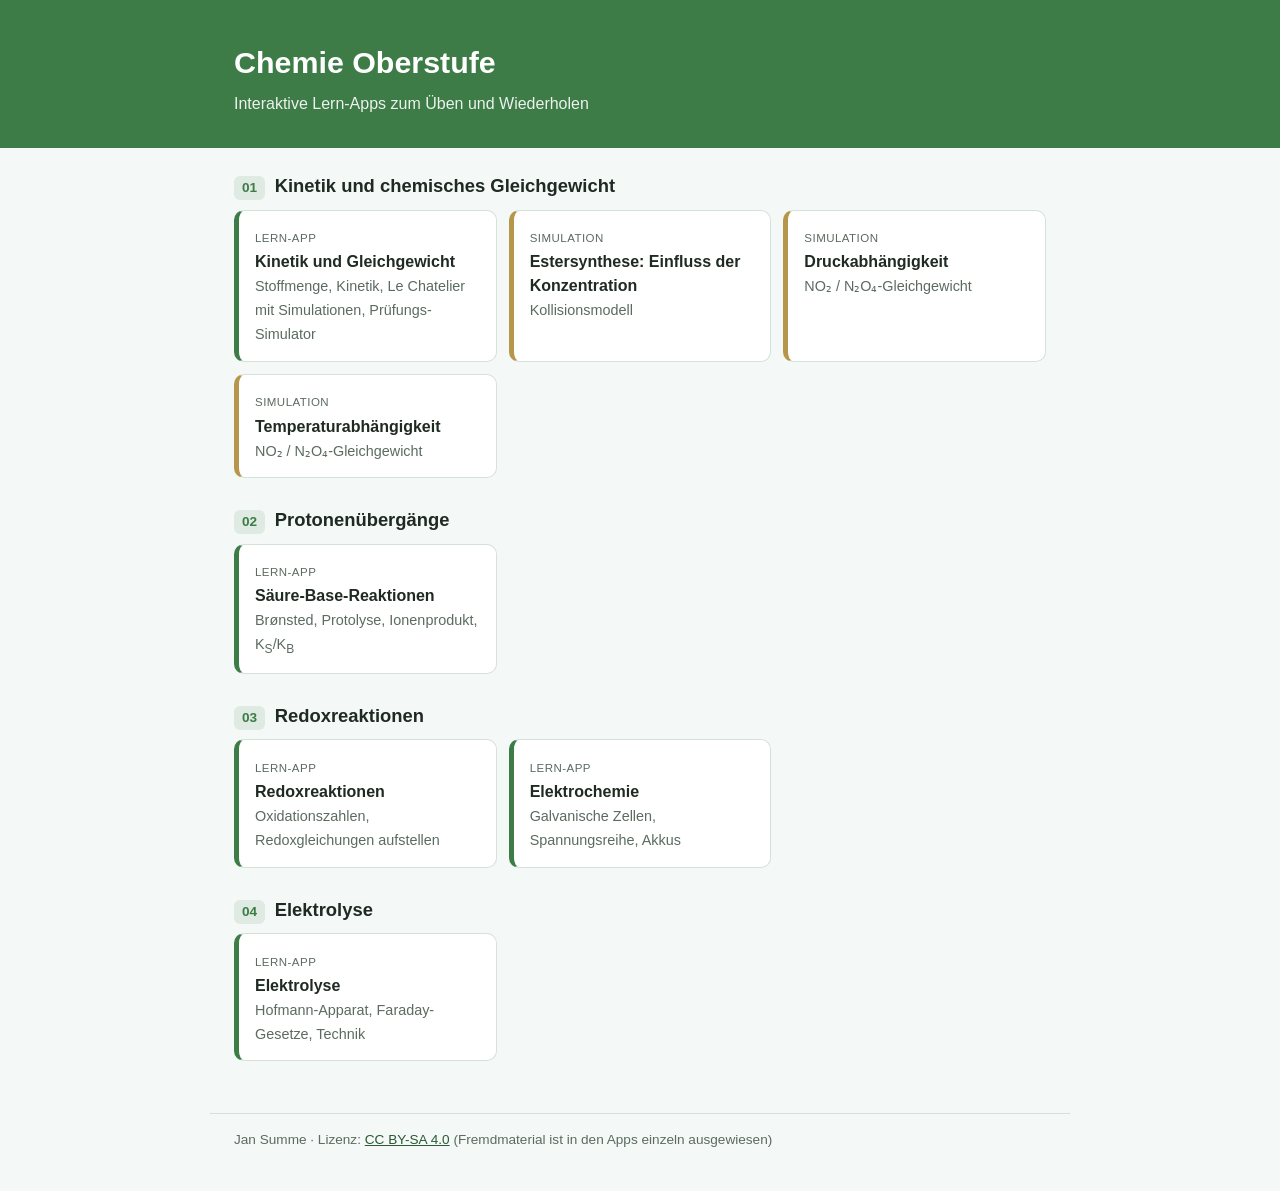
<file: index.html>
<!DOCTYPE html>
<html lang="de">
<head>
<meta charset="UTF-8">
<meta name="viewport" content="width=device-width, initial-scale=1.0">
<title>Chemie Oberstufe – Lern-Apps</title>
<style>
  :root {
    --gruen: #3d7c47;
    --gruen-dunkel: #2b5a33;
    --hell: #dfeae3;
    --grund: #f4f8f6;
    --akzent: #b6964a;
    --text: #1f2a22;
    --grau: #5b6b60;
  }
  * { box-sizing: border-box; }
  body {
    margin: 0;
    background: var(--grund);
    color: var(--text);
    font-family: -apple-system, BlinkMacSystemFont, "Segoe UI", Roboto, Helvetica, Arial, sans-serif;
    line-height: 1.5;
  }
  header {
    background: var(--gruen);
    color: #fff;
    padding: 2.5rem 0 2rem;
  }
  header .inner, main, footer { max-width: 860px; margin: 0 auto; }
  header .inner { padding: 0 1.5rem; }
  header p { margin: .4rem 0 0; opacity: .9; }
  h1 { margin: 0; font-size: 1.9rem; }
  main { padding: 1.5rem; }
  section { margin-bottom: 1.75rem; }
  h2 {
    font-size: 1.15rem;
    margin: 0 0 .6rem;
    display: flex;
    align-items: baseline;
    gap: .6rem;
  }
  h2 .nr {
    font-size: .85rem;
    font-weight: 700;
    color: var(--gruen);
    background: var(--hell);
    border-radius: 6px;
    padding: .1rem .5rem;
  }
  .karten { display: grid; gap: .75rem; grid-template-columns: repeat(auto-fill, minmax(240px, 1fr)); }
  a.karte {
    display: block;
    background: #fff;
    border: 1px solid #d5e2da;
    border-left: 5px solid var(--gruen);
    border-radius: 10px;
    padding: .9rem 1rem;
    color: inherit;
    text-decoration: none;
    transition: transform .12s, box-shadow .12s;
  }
  a.karte:hover, a.karte:focus-visible {
    transform: translateY(-2px);
    box-shadow: 0 4px 14px rgba(43, 90, 51, .15);
    outline: none;
  }
  a.karte.sim { border-left-color: var(--akzent); }
  .titel { font-weight: 650; display: block; }
  .info { color: var(--grau); font-size: .9rem; }
  .tag {
    display: inline-block;
    font-size: .72rem;
    text-transform: uppercase;
    letter-spacing: .04em;
    color: var(--grau);
    margin-bottom: .2rem;
  }
  footer {
    padding: 1rem 1.5rem 2.5rem;
    color: var(--grau);
    font-size: .85rem;
    border-top: 1px solid #d5e2da;
  }
  footer a { color: var(--gruen-dunkel); }
</style>
</head>
<body>
<header>
  <div class="inner">
    <h1>Chemie Oberstufe</h1>
    <p>Interaktive Lern-Apps zum Üben und Wiederholen</p>
  </div>
</header>

<main>
  <section>
    <h2><span class="nr">01</span> Kinetik und chemisches Gleichgewicht</h2>
    <div class="karten">
      <a class="karte" href="01-kinetik-ggw/">
        <span class="tag">Lern-App</span>
        <span class="titel">Kinetik und Gleichgewicht</span>
        <span class="info">Stoffmenge, Kinetik, Le Chatelier mit Simulationen, Prüfungs-Simulator</span>
      </a>
      <a class="karte sim" href="01-kinetik-ggw/lechatelier-konzentration.html">
        <span class="tag">Simulation</span>
        <span class="titel">Estersynthese: Einfluss der Konzentration</span>
        <span class="info">Kollisionsmodell</span>
      </a>
      <a class="karte sim" href="01-kinetik-ggw/lechatelier-druck.html">
        <span class="tag">Simulation</span>
        <span class="titel">Druckabhängigkeit</span>
        <span class="info">NO₂ / N₂O₄-Gleichgewicht</span>
      </a>
      <a class="karte sim" href="01-kinetik-ggw/lechatelier-temperatur.html">
        <span class="tag">Simulation</span>
        <span class="titel">Temperaturabhängigkeit</span>
        <span class="info">NO₂ / N₂O₄-Gleichgewicht</span>
      </a>
    </div>
  </section>

  <section>
    <h2><span class="nr">02</span> Protonenübergänge</h2>
    <div class="karten">
      <a class="karte" href="02-protonenuebergaenge/">
        <span class="tag">Lern-App</span>
        <span class="titel">Säure-Base-Reaktionen</span>
        <span class="info">Brønsted, Protolyse, Ionenprodukt, K<sub>S</sub>/K<sub>B</sub></span>
      </a>
    </div>
  </section>

  <section>
    <h2><span class="nr">03</span> Redoxreaktionen</h2>
    <div class="karten">
      <a class="karte" href="03-redoxreaktionen/">
        <span class="tag">Lern-App</span>
        <span class="titel">Redoxreaktionen</span>
        <span class="info">Oxidationszahlen, Redoxgleichungen aufstellen</span>
      </a>
      <a class="karte" href="03-redoxreaktionen/elektrochemie/">
        <span class="tag">Lern-App</span>
        <span class="titel">Elektrochemie</span>
        <span class="info">Galvanische Zellen, Spannungsreihe, Akkus</span>
      </a>
    </div>
  </section>

  <section>
    <h2><span class="nr">04</span> Elektrolyse</h2>
    <div class="karten">
      <a class="karte" href="04-elektrolyse/">
        <span class="tag">Lern-App</span>
        <span class="titel">Elektrolyse</span>
        <span class="info">Hofmann-Apparat, Faraday-Gesetze, Technik</span>
      </a>
    </div>
  </section>
</main>

<footer>
  Jan Summe · Lizenz: <a href="https://creativecommons.org/licenses/by-sa/4.0/deed.de">CC BY-SA 4.0</a>
  (Fremdmaterial ist in den Apps einzeln ausgewiesen)
</footer>
</body>
</html>
</file>
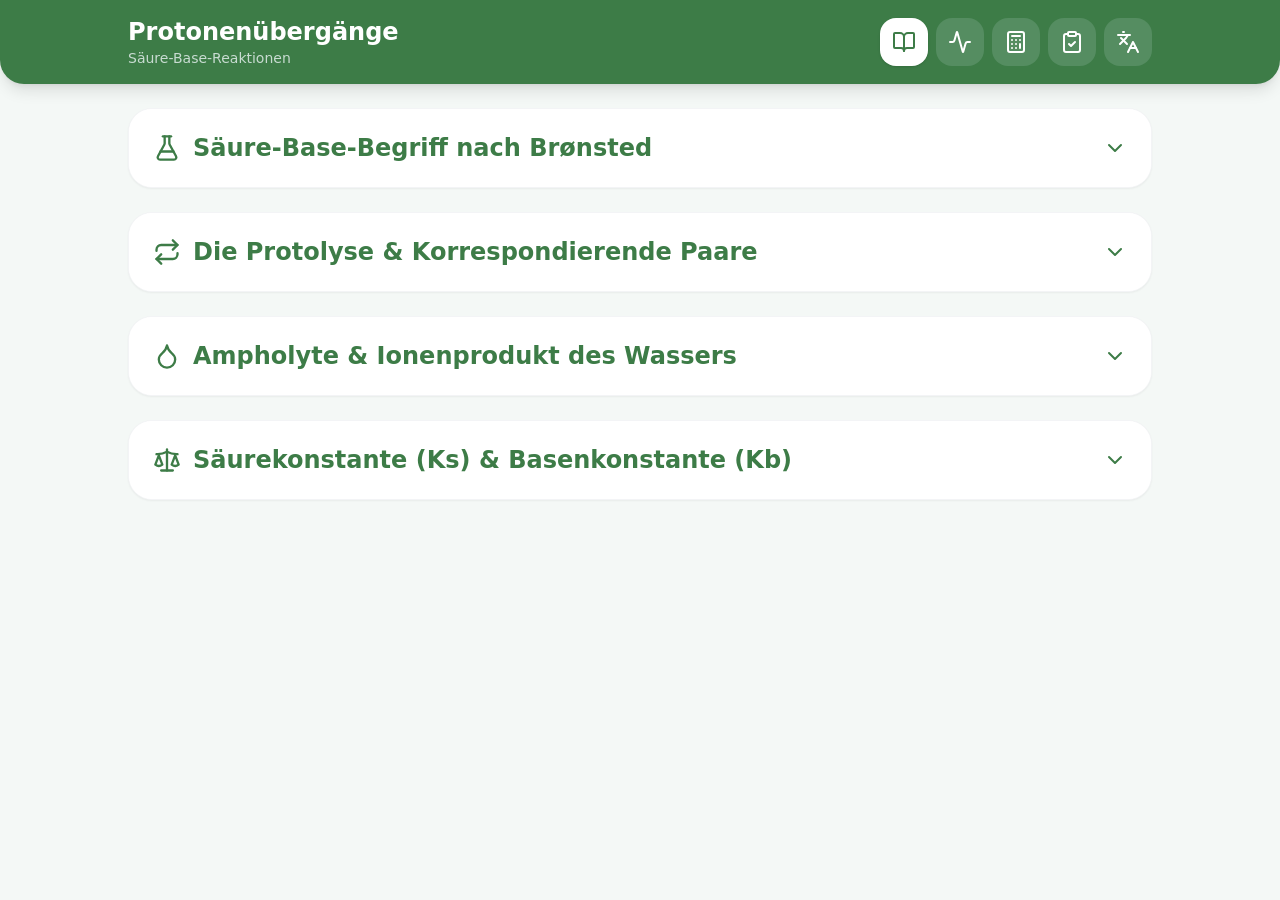
<file: 02-protonenuebergaenge/index.html>
<!doctype html>
<html lang="de">
  <head>
    <meta charset="UTF-8" />
    <link rel="icon" type="image/svg+xml" href="./favicon.svg" />
    <meta name="viewport" content="width=device-width, initial-scale=1.0" />
    <title>EduApp: Protonenübergänge – Säure-Base-Reaktionen</title>
    <script type="module" crossorigin src="./assets/index-DJtJtC_i.js"></script>
    <link rel="stylesheet" crossorigin href="./assets/index-CYH1XMMA.css">
  </head>
  <body>
    <div id="root"></div>
  </body>
</html>
</file>
<file: 02-protonenuebergaenge/assets/index-CYH1XMMA.css>
*,:before,:after,::backdrop{--tw-border-spacing-x:0;--tw-border-spacing-y:0;--tw-translate-x:0;--tw-translate-y:0;--tw-rotate:0;--tw-skew-x:0;--tw-skew-y:0;--tw-scale-x:1;--tw-scale-y:1;--tw-pan-x: ;--tw-pan-y: ;--tw-pinch-zoom: ;--tw-scroll-snap-strictness:proximity;--tw-gradient-from-position: ;--tw-gradient-via-position: ;--tw-gradient-to-position: ;--tw-ordinal: ;--tw-slashed-zero: ;--tw-numeric-figure: ;--tw-numeric-spacing: ;--tw-numeric-fraction: ;--tw-ring-inset: ;--tw-ring-offset-width:0px;--tw-ring-offset-color:#fff;--tw-ring-color:#3b82f680;--tw-ring-offset-shadow:0 0 #0000;--tw-ring-shadow:0 0 #0000;--tw-shadow:0 0 #0000;--tw-shadow-colored:0 0 #0000;--tw-blur: ;--tw-brightness: ;--tw-contrast: ;--tw-grayscale: ;--tw-hue-rotate: ;--tw-invert: ;--tw-saturate: ;--tw-sepia: ;--tw-drop-shadow: ;--tw-backdrop-blur: ;--tw-backdrop-brightness: ;--tw-backdrop-contrast: ;--tw-backdrop-grayscale: ;--tw-backdrop-hue-rotate: ;--tw-backdrop-invert: ;--tw-backdrop-opacity: ;--tw-backdrop-saturate: ;--tw-backdrop-sepia: ;--tw-contain-size: ;--tw-contain-layout: ;--tw-contain-paint: ;--tw-contain-style: }*,:before,:after{box-sizing:border-box;border:0 solid #e5e7eb}:before,:after{--tw-content:""}html,:host{-webkit-text-size-adjust:100%;tab-size:4;font-feature-settings:normal;font-variation-settings:normal;-webkit-tap-highlight-color:transparent;font-family:ui-sans-serif,system-ui,sans-serif,Apple Color Emoji,Segoe UI Emoji,Segoe UI Symbol,Noto Color Emoji;line-height:1.5}body{line-height:inherit;margin:0}hr{height:0;color:inherit;border-top-width:1px}abbr:where([title]){-webkit-text-decoration:underline dotted;text-decoration:underline dotted}h1,h2,h3,h4,h5,h6{font-size:inherit;font-weight:inherit}a{color:inherit;-webkit-text-decoration:inherit;text-decoration:inherit}b,strong{font-weight:bolder}code,kbd,samp,pre{font-feature-settings:normal;font-variation-settings:normal;font-family:ui-monospace,SFMono-Regular,Menlo,Monaco,Consolas,Liberation Mono,Courier New,monospace;font-size:1em}small{font-size:80%}sub,sup{vertical-align:baseline;font-size:75%;line-height:0;position:relative}sub{bottom:-.25em}sup{top:-.5em}table{text-indent:0;border-color:inherit;border-collapse:collapse}button,input,optgroup,select,textarea{font-feature-settings:inherit;font-variation-settings:inherit;font-family:inherit;font-size:100%;font-weight:inherit;line-height:inherit;letter-spacing:inherit;color:inherit;margin:0;padding:0}button,select{text-transform:none}button,input:where([type=button]),input:where([type=reset]),input:where([type=submit]){-webkit-appearance:button;background-color:#0000;background-image:none}:-moz-focusring{outline:auto}:-moz-ui-invalid{box-shadow:none}progress{vertical-align:baseline}::-webkit-inner-spin-button{height:auto}::-webkit-outer-spin-button{height:auto}[type=search]{-webkit-appearance:textfield;outline-offset:-2px}::-webkit-search-decoration{-webkit-appearance:none}::-webkit-file-upload-button{-webkit-appearance:button;font:inherit}summary{display:list-item}blockquote,dl,dd,h1,h2,h3,h4,h5,h6,hr,figure,p,pre{margin:0}fieldset{margin:0;padding:0}legend{padding:0}ol,ul,menu{margin:0;padding:0;list-style:none}dialog{padding:0}textarea{resize:vertical}input::-moz-placeholder{opacity:1;color:#9ca3af}textarea::-moz-placeholder{opacity:1;color:#9ca3af}input::placeholder,textarea::placeholder{opacity:1;color:#9ca3af}button,[role=button]{cursor:pointer}:disabled{cursor:default}img,svg,video,canvas,audio,iframe,embed,object{vertical-align:middle;display:block}img,video{max-width:100%;height:auto}[hidden]:where(:not([hidden=until-found])){display:none}.absolute{position:absolute}.relative{position:relative}.bottom-0{bottom:0}.bottom-1{bottom:.25rem}.left-0{left:0}.left-1\/2{left:50%}.right-0{right:0}.right-4{right:1rem}.top-0{top:0}.top-4{top:1rem}.z-10{z-index:10}.z-20{z-index:20}.z-50{z-index:50}.mx-auto{margin-left:auto;margin-right:auto}.my-4{margin-top:1rem;margin-bottom:1rem}.my-6{margin-top:1.5rem;margin-bottom:1.5rem}.-mt-2{margin-top:-.5rem}.mb-1{margin-bottom:.25rem}.mb-12{margin-bottom:3rem}.mb-2{margin-bottom:.5rem}.mb-3{margin-bottom:.75rem}.mb-4{margin-bottom:1rem}.mb-6{margin-bottom:1.5rem}.mb-8{margin-bottom:2rem}.mt-0{margin-top:0}.mt-1{margin-top:.25rem}.mt-2{margin-top:.5rem}.mt-3{margin-top:.75rem}.mt-4{margin-top:1rem}.mt-6{margin-top:1.5rem}.mt-auto{margin-top:auto}.block{display:block}.inline-block{display:inline-block}.flex{display:flex}.table{display:table}.grid{display:grid}.h-1\.5{height:.375rem}.h-10{height:2.5rem}.h-12{height:3rem}.h-2{height:.5rem}.h-20{height:5rem}.h-3{height:.75rem}.h-4{height:1rem}.h-5{height:1.25rem}.h-6{height:1.5rem}.h-7{height:1.75rem}.h-8{height:2rem}.h-auto{height:auto}.h-full{height:100%}.min-h-screen{min-height:100vh}.w-10{width:2.5rem}.w-12{width:3rem}.w-20{width:5rem}.w-4{width:1rem}.w-5{width:1.25rem}.w-6{width:1.5rem}.w-7{width:1.75rem}.w-8{width:2rem}.w-full{width:100%}.w-max{width:max-content}.min-w-\[800px\]{min-width:800px}.max-w-5xl{max-width:64rem}.max-w-xl{max-width:36rem}.flex-1{flex:1}.flex-shrink-0{flex-shrink:0}.flex-grow{flex-grow:1}.border-collapse{border-collapse:collapse}.-translate-x-1\/2{--tw-translate-x:-50%;transform:translate(var(--tw-translate-x), var(--tw-translate-y)) rotate(var(--tw-rotate)) skewX(var(--tw-skew-x)) skewY(var(--tw-skew-y)) scaleX(var(--tw-scale-x)) scaleY(var(--tw-scale-y))}.rotate-180{--tw-rotate:180deg;transform:translate(var(--tw-translate-x), var(--tw-translate-y)) rotate(var(--tw-rotate)) skewX(var(--tw-skew-x)) skewY(var(--tw-skew-y)) scaleX(var(--tw-scale-x)) scaleY(var(--tw-scale-y))}.transform{transform:translate(var(--tw-translate-x), var(--tw-translate-y)) rotate(var(--tw-rotate)) skewX(var(--tw-skew-x)) skewY(var(--tw-skew-y)) scaleX(var(--tw-scale-x)) scaleY(var(--tw-scale-y))}.animate-\[fadeIn_0\.3s_ease-out\]{animation:.3s ease-out fadeIn}.animate-\[fadeIn_0\.4s_ease-out\]{animation:.4s ease-out fadeIn}.animate-\[fadeIn_0\.5s_ease-out\]{animation:.5s ease-out fadeIn}.cursor-not-allowed{cursor:not-allowed}.cursor-pointer{cursor:pointer}.list-inside{list-style-position:inside}.list-disc{list-style-type:disc}.appearance-none{appearance:none}.grid-cols-2{grid-template-columns:repeat(2,minmax(0,1fr))}.grid-rows-\[0fr\]{grid-template-rows:0fr}.grid-rows-\[1fr\]{grid-template-rows:1fr}.flex-col{flex-direction:column}.items-center{align-items:center}.justify-center{justify-content:center}.justify-between{justify-content:space-between}.gap-1{gap:.25rem}.gap-2{gap:.5rem}.gap-3{gap:.75rem}.gap-4{gap:1rem}.gap-6{gap:1.5rem}.gap-8{gap:2rem}.space-y-1>:not([hidden])~:not([hidden]){--tw-space-y-reverse:0;margin-top:calc(.25rem * calc(1 - var(--tw-space-y-reverse)));margin-bottom:calc(.25rem * var(--tw-space-y-reverse))}.space-y-2>:not([hidden])~:not([hidden]){--tw-space-y-reverse:0;margin-top:calc(.5rem * calc(1 - var(--tw-space-y-reverse)));margin-bottom:calc(.5rem * var(--tw-space-y-reverse))}.space-y-3>:not([hidden])~:not([hidden]){--tw-space-y-reverse:0;margin-top:calc(.75rem * calc(1 - var(--tw-space-y-reverse)));margin-bottom:calc(.75rem * var(--tw-space-y-reverse))}.space-y-4>:not([hidden])~:not([hidden]){--tw-space-y-reverse:0;margin-top:calc(1rem * calc(1 - var(--tw-space-y-reverse)));margin-bottom:calc(1rem * var(--tw-space-y-reverse))}.space-y-6>:not([hidden])~:not([hidden]){--tw-space-y-reverse:0;margin-top:calc(1.5rem * calc(1 - var(--tw-space-y-reverse)));margin-bottom:calc(1.5rem * var(--tw-space-y-reverse))}.overflow-hidden{overflow:hidden}.overflow-x-auto{overflow-x:auto}.overflow-y-auto{overflow-y:auto}.truncate{text-overflow:ellipsis;white-space:nowrap;overflow:hidden}.whitespace-nowrap{white-space:nowrap}.whitespace-pre-wrap{white-space:pre-wrap}.rounded{border-radius:.25rem}.rounded-2xl{border-radius:1rem}.rounded-3xl{border-radius:1.5rem}.rounded-full{border-radius:9999px}.rounded-lg{border-radius:.5rem}.rounded-xl{border-radius:.75rem}.rounded-b-3xl{border-bottom-right-radius:1.5rem;border-bottom-left-radius:1.5rem}.border{border-width:1px}.border-2{border-width:2px}.border-b{border-bottom-width:1px}.border-b-2{border-bottom-width:2px}.border-l-4{border-left-width:4px}.border-t{border-top-width:1px}.border-t-2{border-top-width:2px}.border-t-4{border-top-width:4px}.border-\[\#3d7c47\]{--tw-border-opacity:1;border-color:rgb(61 124 71/var(--tw-border-opacity,1))}.border-\[\#dfeae3\]{--tw-border-opacity:1;border-color:rgb(223 234 227/var(--tw-border-opacity,1))}.border-blue-100{--tw-border-opacity:1;border-color:rgb(219 234 254/var(--tw-border-opacity,1))}.border-blue-200{--tw-border-opacity:1;border-color:rgb(191 219 254/var(--tw-border-opacity,1))}.border-gray-100{--tw-border-opacity:1;border-color:rgb(243 244 246/var(--tw-border-opacity,1))}.border-gray-200{--tw-border-opacity:1;border-color:rgb(229 231 235/var(--tw-border-opacity,1))}.border-gray-300{--tw-border-opacity:1;border-color:rgb(209 213 219/var(--tw-border-opacity,1))}.border-gray-800{--tw-border-opacity:1;border-color:rgb(31 41 55/var(--tw-border-opacity,1))}.border-green-200{--tw-border-opacity:1;border-color:rgb(187 247 208/var(--tw-border-opacity,1))}.border-green-500{--tw-border-opacity:1;border-color:rgb(34 197 94/var(--tw-border-opacity,1))}.border-indigo-200{--tw-border-opacity:1;border-color:rgb(199 210 254/var(--tw-border-opacity,1))}.border-orange-100{--tw-border-opacity:1;border-color:rgb(255 237 213/var(--tw-border-opacity,1))}.border-orange-200{--tw-border-opacity:1;border-color:rgb(254 215 170/var(--tw-border-opacity,1))}.border-orange-300{--tw-border-opacity:1;border-color:rgb(253 186 116/var(--tw-border-opacity,1))}.border-orange-400{--tw-border-opacity:1;border-color:rgb(251 146 60/var(--tw-border-opacity,1))}.border-purple-100{--tw-border-opacity:1;border-color:rgb(243 232 255/var(--tw-border-opacity,1))}.border-purple-200{--tw-border-opacity:1;border-color:rgb(233 213 255/var(--tw-border-opacity,1))}.border-red-100{--tw-border-opacity:1;border-color:rgb(254 226 226/var(--tw-border-opacity,1))}.border-red-200{--tw-border-opacity:1;border-color:rgb(254 202 202/var(--tw-border-opacity,1))}.border-red-500{--tw-border-opacity:1;border-color:rgb(239 68 68/var(--tw-border-opacity,1))}.border-transparent{border-color:#0000}.border-t-blue-500{--tw-border-opacity:1;border-top-color:rgb(59 130 246/var(--tw-border-opacity,1))}.border-t-green-500{--tw-border-opacity:1;border-top-color:rgb(34 197 94/var(--tw-border-opacity,1))}.border-t-indigo-500{--tw-border-opacity:1;border-top-color:rgb(99 102 241/var(--tw-border-opacity,1))}.border-t-purple-500{--tw-border-opacity:1;border-top-color:rgb(168 85 247/var(--tw-border-opacity,1))}.border-t-red-500{--tw-border-opacity:1;border-top-color:rgb(239 68 68/var(--tw-border-opacity,1))}.border-t-yellow-500{--tw-border-opacity:1;border-top-color:rgb(234 179 8/var(--tw-border-opacity,1))}.bg-\[\#3d7c47\]{--tw-bg-opacity:1;background-color:rgb(61 124 71/var(--tw-bg-opacity,1))}.bg-\[\#8bb29c\]{--tw-bg-opacity:1;background-color:rgb(139 178 156/var(--tw-bg-opacity,1))}.bg-\[\#dfeae3\]{--tw-bg-opacity:1;background-color:rgb(223 234 227/var(--tw-bg-opacity,1))}.bg-\[\#eef4f0\]{--tw-bg-opacity:1;background-color:rgb(238 244 240/var(--tw-bg-opacity,1))}.bg-\[\#f4f8f6\]{--tw-bg-opacity:1;background-color:rgb(244 248 246/var(--tw-bg-opacity,1))}.bg-blue-100{--tw-bg-opacity:1;background-color:rgb(219 234 254/var(--tw-bg-opacity,1))}.bg-blue-200{--tw-bg-opacity:1;background-color:rgb(191 219 254/var(--tw-bg-opacity,1))}.bg-blue-400{--tw-bg-opacity:1;background-color:rgb(96 165 250/var(--tw-bg-opacity,1))}.bg-blue-50{--tw-bg-opacity:1;background-color:rgb(239 246 255/var(--tw-bg-opacity,1))}.bg-blue-500{--tw-bg-opacity:1;background-color:rgb(59 130 246/var(--tw-bg-opacity,1))}.bg-blue-600{--tw-bg-opacity:1;background-color:rgb(37 99 235/var(--tw-bg-opacity,1))}.bg-cyan-50{--tw-bg-opacity:1;background-color:rgb(236 254 255/var(--tw-bg-opacity,1))}.bg-cyan-500{--tw-bg-opacity:1;background-color:rgb(6 182 212/var(--tw-bg-opacity,1))}.bg-gray-100{--tw-bg-opacity:1;background-color:rgb(243 244 246/var(--tw-bg-opacity,1))}.bg-gray-200{--tw-bg-opacity:1;background-color:rgb(229 231 235/var(--tw-bg-opacity,1))}.bg-gray-400{--tw-bg-opacity:1;background-color:rgb(156 163 175/var(--tw-bg-opacity,1))}.bg-gray-50{--tw-bg-opacity:1;background-color:rgb(249 250 251/var(--tw-bg-opacity,1))}.bg-gray-800{--tw-bg-opacity:1;background-color:rgb(31 41 55/var(--tw-bg-opacity,1))}.bg-gray-900\/50{background-color:#11182780}.bg-green-100{--tw-bg-opacity:1;background-color:rgb(220 252 231/var(--tw-bg-opacity,1))}.bg-green-50{--tw-bg-opacity:1;background-color:rgb(240 253 244/var(--tw-bg-opacity,1))}.bg-green-500{--tw-bg-opacity:1;background-color:rgb(34 197 94/var(--tw-bg-opacity,1))}.bg-indigo-100{--tw-bg-opacity:1;background-color:rgb(224 231 255/var(--tw-bg-opacity,1))}.bg-indigo-50{--tw-bg-opacity:1;background-color:rgb(238 242 255/var(--tw-bg-opacity,1))}.bg-indigo-500{--tw-bg-opacity:1;background-color:rgb(99 102 241/var(--tw-bg-opacity,1))}.bg-indigo-700{--tw-bg-opacity:1;background-color:rgb(67 56 202/var(--tw-bg-opacity,1))}.bg-orange-100{--tw-bg-opacity:1;background-color:rgb(255 237 213/var(--tw-bg-opacity,1))}.bg-orange-400{--tw-bg-opacity:1;background-color:rgb(251 146 60/var(--tw-bg-opacity,1))}.bg-orange-50{--tw-bg-opacity:1;background-color:rgb(255 247 237/var(--tw-bg-opacity,1))}.bg-orange-500{--tw-bg-opacity:1;background-color:rgb(249 115 22/var(--tw-bg-opacity,1))}.bg-purple-100{--tw-bg-opacity:1;background-color:rgb(243 232 255/var(--tw-bg-opacity,1))}.bg-purple-50{--tw-bg-opacity:1;background-color:rgb(250 245 255/var(--tw-bg-opacity,1))}.bg-purple-500{--tw-bg-opacity:1;background-color:rgb(168 85 247/var(--tw-bg-opacity,1))}.bg-red-100{--tw-bg-opacity:1;background-color:rgb(254 226 226/var(--tw-bg-opacity,1))}.bg-red-200{--tw-bg-opacity:1;background-color:rgb(254 202 202/var(--tw-bg-opacity,1))}.bg-red-400{--tw-bg-opacity:1;background-color:rgb(248 113 113/var(--tw-bg-opacity,1))}.bg-red-50{--tw-bg-opacity:1;background-color:rgb(254 242 242/var(--tw-bg-opacity,1))}.bg-red-500{--tw-bg-opacity:1;background-color:rgb(239 68 68/var(--tw-bg-opacity,1))}.bg-red-600{--tw-bg-opacity:1;background-color:rgb(220 38 38/var(--tw-bg-opacity,1))}.bg-teal-50{--tw-bg-opacity:1;background-color:rgb(240 253 250/var(--tw-bg-opacity,1))}.bg-teal-500{--tw-bg-opacity:1;background-color:rgb(20 184 166/var(--tw-bg-opacity,1))}.bg-white{--tw-bg-opacity:1;background-color:rgb(255 255 255/var(--tw-bg-opacity,1))}.bg-white\/70{background-color:#ffffffb3}.bg-yellow-100{--tw-bg-opacity:1;background-color:rgb(254 249 195/var(--tw-bg-opacity,1))}.bg-yellow-400{--tw-bg-opacity:1;background-color:rgb(250 204 21/var(--tw-bg-opacity,1))}.bg-yellow-50{--tw-bg-opacity:1;background-color:rgb(254 252 232/var(--tw-bg-opacity,1))}.bg-yellow-500{--tw-bg-opacity:1;background-color:rgb(234 179 8/var(--tw-bg-opacity,1))}.bg-opacity-30{--tw-bg-opacity:.3}.bg-gradient-to-r{background-image:linear-gradient(to right, var(--tw-gradient-stops))}.from-red-500{--tw-gradient-from:#ef4444 var(--tw-gradient-from-position);--tw-gradient-to:#ef444400 var(--tw-gradient-to-position);--tw-gradient-stops:var(--tw-gradient-from), var(--tw-gradient-to)}.via-\[\#3d7c47\]{--tw-gradient-to:#3d7c4700 var(--tw-gradient-to-position);--tw-gradient-stops:var(--tw-gradient-from), #3d7c47 var(--tw-gradient-via-position), var(--tw-gradient-to)}.to-blue-600{--tw-gradient-to:#2563eb var(--tw-gradient-to-position)}.p-1{padding:.25rem}.p-2{padding:.5rem}.p-3{padding:.75rem}.p-4{padding:1rem}.p-5{padding:1.25rem}.p-6{padding:1.5rem}.p-8{padding:2rem}.px-2{padding-left:.5rem;padding-right:.5rem}.px-3{padding-left:.75rem;padding-right:.75rem}.px-4{padding-left:1rem;padding-right:1rem}.px-6{padding-left:1.5rem;padding-right:1.5rem}.px-8{padding-left:2rem;padding-right:2rem}.py-0\.5{padding-top:.125rem;padding-bottom:.125rem}.py-1{padding-top:.25rem;padding-bottom:.25rem}.py-10{padding-top:2.5rem;padding-bottom:2.5rem}.py-2{padding-top:.5rem;padding-bottom:.5rem}.py-2\.5{padding-top:.625rem;padding-bottom:.625rem}.py-3{padding-top:.75rem;padding-bottom:.75rem}.py-3\.5{padding-top:.875rem;padding-bottom:.875rem}.py-4{padding-top:1rem;padding-bottom:1rem}.py-8{padding-top:2rem;padding-bottom:2rem}.pb-2{padding-bottom:.5rem}.pb-20{padding-bottom:5rem}.pb-4{padding-bottom:1rem}.pl-4{padding-left:1rem}.pt-0{padding-top:0}.pt-10{padding-top:2.5rem}.pt-4{padding-top:1rem}.text-left{text-align:left}.text-center{text-align:center}.font-mono{font-family:ui-monospace,SFMono-Regular,Menlo,Monaco,Consolas,Liberation Mono,Courier New,monospace}.font-sans{font-family:ui-sans-serif,system-ui,sans-serif,Apple Color Emoji,Segoe UI Emoji,Segoe UI Symbol,Noto Color Emoji}.text-2xl{font-size:1.5rem;line-height:2rem}.text-3xl{font-size:1.875rem;line-height:2.25rem}.text-4xl{font-size:2.25rem;line-height:2.5rem}.text-5xl{font-size:3rem;line-height:1}.text-6xl{font-size:3.75rem;line-height:1}.text-\[10px\]{font-size:10px}.text-lg{font-size:1.125rem;line-height:1.75rem}.text-sm{font-size:.875rem;line-height:1.25rem}.text-xl{font-size:1.25rem;line-height:1.75rem}.text-xs{font-size:.75rem;line-height:1rem}.font-black{font-weight:900}.font-bold{font-weight:700}.font-medium{font-weight:500}.font-normal{font-weight:400}.uppercase{text-transform:uppercase}.italic{font-style:italic}.leading-relaxed{line-height:1.625}.leading-tight{line-height:1.25}.tracking-wide{letter-spacing:.025em}.tracking-wider{letter-spacing:.05em}.tracking-widest{letter-spacing:.1em}.text-\[\#2f6137\]{--tw-text-opacity:1;color:rgb(47 97 55/var(--tw-text-opacity,1))}.text-\[\#3d7c47\]{--tw-text-opacity:1;color:rgb(61 124 71/var(--tw-text-opacity,1))}.text-\[\#8bb29c\]{--tw-text-opacity:1;color:rgb(139 178 156/var(--tw-text-opacity,1))}.text-\[\#c8dbd1\]{--tw-text-opacity:1;color:rgb(200 219 209/var(--tw-text-opacity,1))}.text-blue-400{--tw-text-opacity:1;color:rgb(96 165 250/var(--tw-text-opacity,1))}.text-blue-500{--tw-text-opacity:1;color:rgb(59 130 246/var(--tw-text-opacity,1))}.text-blue-600{--tw-text-opacity:1;color:rgb(37 99 235/var(--tw-text-opacity,1))}.text-blue-700{--tw-text-opacity:1;color:rgb(29 78 216/var(--tw-text-opacity,1))}.text-blue-800{--tw-text-opacity:1;color:rgb(30 64 175/var(--tw-text-opacity,1))}.text-blue-900{--tw-text-opacity:1;color:rgb(30 58 138/var(--tw-text-opacity,1))}.text-cyan-600{--tw-text-opacity:1;color:rgb(8 145 178/var(--tw-text-opacity,1))}.text-gray-300{--tw-text-opacity:1;color:rgb(209 213 219/var(--tw-text-opacity,1))}.text-gray-400{--tw-text-opacity:1;color:rgb(156 163 175/var(--tw-text-opacity,1))}.text-gray-500{--tw-text-opacity:1;color:rgb(107 114 128/var(--tw-text-opacity,1))}.text-gray-600{--tw-text-opacity:1;color:rgb(75 85 99/var(--tw-text-opacity,1))}.text-gray-700{--tw-text-opacity:1;color:rgb(55 65 81/var(--tw-text-opacity,1))}.text-gray-800{--tw-text-opacity:1;color:rgb(31 41 55/var(--tw-text-opacity,1))}.text-green-500{--tw-text-opacity:1;color:rgb(34 197 94/var(--tw-text-opacity,1))}.text-green-600{--tw-text-opacity:1;color:rgb(22 163 74/var(--tw-text-opacity,1))}.text-green-700{--tw-text-opacity:1;color:rgb(21 128 61/var(--tw-text-opacity,1))}.text-green-800{--tw-text-opacity:1;color:rgb(22 101 52/var(--tw-text-opacity,1))}.text-green-900{--tw-text-opacity:1;color:rgb(20 83 45/var(--tw-text-opacity,1))}.text-indigo-500{--tw-text-opacity:1;color:rgb(99 102 241/var(--tw-text-opacity,1))}.text-indigo-600{--tw-text-opacity:1;color:rgb(79 70 229/var(--tw-text-opacity,1))}.text-indigo-700{--tw-text-opacity:1;color:rgb(67 56 202/var(--tw-text-opacity,1))}.text-indigo-800{--tw-text-opacity:1;color:rgb(55 48 163/var(--tw-text-opacity,1))}.text-orange-500{--tw-text-opacity:1;color:rgb(249 115 22/var(--tw-text-opacity,1))}.text-orange-600{--tw-text-opacity:1;color:rgb(234 88 12/var(--tw-text-opacity,1))}.text-orange-800{--tw-text-opacity:1;color:rgb(154 52 18/var(--tw-text-opacity,1))}.text-orange-900{--tw-text-opacity:1;color:rgb(124 45 18/var(--tw-text-opacity,1))}.text-purple-500{--tw-text-opacity:1;color:rgb(168 85 247/var(--tw-text-opacity,1))}.text-purple-700{--tw-text-opacity:1;color:rgb(126 34 206/var(--tw-text-opacity,1))}.text-purple-800{--tw-text-opacity:1;color:rgb(107 33 168/var(--tw-text-opacity,1))}.text-purple-900{--tw-text-opacity:1;color:rgb(88 28 135/var(--tw-text-opacity,1))}.text-red-400{--tw-text-opacity:1;color:rgb(248 113 113/var(--tw-text-opacity,1))}.text-red-500{--tw-text-opacity:1;color:rgb(239 68 68/var(--tw-text-opacity,1))}.text-red-600{--tw-text-opacity:1;color:rgb(220 38 38/var(--tw-text-opacity,1))}.text-red-700{--tw-text-opacity:1;color:rgb(185 28 28/var(--tw-text-opacity,1))}.text-red-800{--tw-text-opacity:1;color:rgb(153 27 27/var(--tw-text-opacity,1))}.text-red-900{--tw-text-opacity:1;color:rgb(127 29 29/var(--tw-text-opacity,1))}.text-teal-600{--tw-text-opacity:1;color:rgb(13 148 136/var(--tw-text-opacity,1))}.text-white{--tw-text-opacity:1;color:rgb(255 255 255/var(--tw-text-opacity,1))}.text-white\/80{color:#fffc}.text-yellow-500{--tw-text-opacity:1;color:rgb(234 179 8/var(--tw-text-opacity,1))}.text-yellow-600{--tw-text-opacity:1;color:rgb(202 138 4/var(--tw-text-opacity,1))}.text-yellow-700{--tw-text-opacity:1;color:rgb(161 98 7/var(--tw-text-opacity,1))}.placeholder-gray-400::placeholder{--tw-placeholder-opacity:1;color:rgb(156 163 175/var(--tw-placeholder-opacity,1))}.accent-\[\#3d7c47\]{accent-color:#3d7c47}.accent-orange-500{accent-color:#f97316}.opacity-0{opacity:0}.opacity-100{opacity:1}.opacity-50{opacity:.5}.opacity-70{opacity:.7}.shadow{--tw-shadow:0 1px 3px 0 #0000001a, 0 1px 2px -1px #0000001a;--tw-shadow-colored:0 1px 3px 0 var(--tw-shadow-color), 0 1px 2px -1px var(--tw-shadow-color);box-shadow:var(--tw-ring-offset-shadow,0 0 #0000), var(--tw-ring-shadow,0 0 #0000), var(--tw-shadow)}.shadow-\[0_4px_20px_rgb\(0\,0\,0\,0\.03\)\]{--tw-shadow:0 4px 20px #00000008;--tw-shadow-colored:0 4px 20px var(--tw-shadow-color);box-shadow:var(--tw-ring-offset-shadow,0 0 #0000), var(--tw-ring-shadow,0 0 #0000), var(--tw-shadow)}.shadow-inner{--tw-shadow:inset 0 2px 4px 0 #0000000d;--tw-shadow-colored:inset 0 2px 4px 0 var(--tw-shadow-color);box-shadow:var(--tw-ring-offset-shadow,0 0 #0000), var(--tw-ring-shadow,0 0 #0000), var(--tw-shadow)}.shadow-lg{--tw-shadow:0 10px 15px -3px #0000001a, 0 4px 6px -4px #0000001a;--tw-shadow-colored:0 10px 15px -3px var(--tw-shadow-color), 0 4px 6px -4px var(--tw-shadow-color);box-shadow:var(--tw-ring-offset-shadow,0 0 #0000), var(--tw-ring-shadow,0 0 #0000), var(--tw-shadow)}.shadow-md{--tw-shadow:0 4px 6px -1px #0000001a, 0 2px 4px -2px #0000001a;--tw-shadow-colored:0 4px 6px -1px var(--tw-shadow-color), 0 2px 4px -2px var(--tw-shadow-color);box-shadow:var(--tw-ring-offset-shadow,0 0 #0000), var(--tw-ring-shadow,0 0 #0000), var(--tw-shadow)}.shadow-sm{--tw-shadow:0 1px 2px 0 #0000000d;--tw-shadow-colored:0 1px 2px 0 var(--tw-shadow-color);box-shadow:var(--tw-ring-offset-shadow,0 0 #0000), var(--tw-ring-shadow,0 0 #0000), var(--tw-shadow)}.outline-none{outline-offset:2px;outline:2px solid #0000}.drop-shadow-md{--tw-drop-shadow:drop-shadow(0 4px 3px #00000012) drop-shadow(0 2px 2px #0000000f);filter:var(--tw-blur) var(--tw-brightness) var(--tw-contrast) var(--tw-grayscale) var(--tw-hue-rotate) var(--tw-invert) var(--tw-saturate) var(--tw-sepia) var(--tw-drop-shadow)}.drop-shadow-sm{--tw-drop-shadow:drop-shadow(0 1px 1px #0000000d);filter:var(--tw-blur) var(--tw-brightness) var(--tw-contrast) var(--tw-grayscale) var(--tw-hue-rotate) var(--tw-invert) var(--tw-saturate) var(--tw-sepia) var(--tw-drop-shadow)}.filter{filter:var(--tw-blur) var(--tw-brightness) var(--tw-contrast) var(--tw-grayscale) var(--tw-hue-rotate) var(--tw-invert) var(--tw-saturate) var(--tw-sepia) var(--tw-drop-shadow)}.backdrop-blur-md{--tw-backdrop-blur:blur(12px);-webkit-backdrop-filter:var(--tw-backdrop-blur) var(--tw-backdrop-brightness) var(--tw-backdrop-contrast) var(--tw-backdrop-grayscale) var(--tw-backdrop-hue-rotate) var(--tw-backdrop-invert) var(--tw-backdrop-opacity) var(--tw-backdrop-saturate) var(--tw-backdrop-sepia);backdrop-filter:var(--tw-backdrop-blur) var(--tw-backdrop-brightness) var(--tw-backdrop-contrast) var(--tw-backdrop-grayscale) var(--tw-backdrop-hue-rotate) var(--tw-backdrop-invert) var(--tw-backdrop-opacity) var(--tw-backdrop-saturate) var(--tw-backdrop-sepia)}.transition{transition-property:color,background-color,border-color,text-decoration-color,fill,stroke,opacity,box-shadow,transform,filter,-webkit-backdrop-filter,backdrop-filter;transition-duration:.15s;transition-timing-function:cubic-bezier(.4,0,.2,1)}.transition-all{transition-property:all;transition-duration:.15s;transition-timing-function:cubic-bezier(.4,0,.2,1)}.transition-colors{transition-property:color,background-color,border-color,text-decoration-color,fill,stroke;transition-duration:.15s;transition-timing-function:cubic-bezier(.4,0,.2,1)}.transition-transform{transition-property:transform;transition-duration:.15s;transition-timing-function:cubic-bezier(.4,0,.2,1)}.duration-200{transition-duration:.2s}.duration-300{transition-duration:.3s}.duration-500{transition-duration:.5s}.ease-in-out{transition-timing-function:cubic-bezier(.4,0,.2,1)}.ease-out{transition-timing-function:cubic-bezier(0,0,.2,1)}.selection\:bg-\[\#8bb29c\] ::selection{--tw-bg-opacity:1;background-color:rgb(139 178 156/var(--tw-bg-opacity,1))}.selection\:text-white ::selection{--tw-text-opacity:1;color:rgb(255 255 255/var(--tw-text-opacity,1))}.selection\:bg-\[\#8bb29c\]::selection{--tw-bg-opacity:1;background-color:rgb(139 178 156/var(--tw-bg-opacity,1))}.selection\:text-white::selection{--tw-text-opacity:1;color:rgb(255 255 255/var(--tw-text-opacity,1))}.hover\:-translate-x-1:hover{--tw-translate-x:-.25rem;transform:translate(var(--tw-translate-x), var(--tw-translate-y)) rotate(var(--tw-rotate)) skewX(var(--tw-skew-x)) skewY(var(--tw-skew-y)) scaleX(var(--tw-scale-x)) scaleY(var(--tw-scale-y))}.hover\:-translate-y-1:hover{--tw-translate-y:-.25rem;transform:translate(var(--tw-translate-x), var(--tw-translate-y)) rotate(var(--tw-rotate)) skewX(var(--tw-skew-x)) skewY(var(--tw-skew-y)) scaleX(var(--tw-scale-x)) scaleY(var(--tw-scale-y))}.hover\:border-indigo-400:hover{--tw-border-opacity:1;border-color:rgb(129 140 248/var(--tw-border-opacity,1))}.hover\:bg-\[\#2f6137\]:hover{--tw-bg-opacity:1;background-color:rgb(47 97 55/var(--tw-bg-opacity,1))}.hover\:bg-blue-100:hover{--tw-bg-opacity:1;background-color:rgb(219 234 254/var(--tw-bg-opacity,1))}.hover\:bg-gray-300:hover{--tw-bg-opacity:1;background-color:rgb(209 213 219/var(--tw-bg-opacity,1))}.hover\:bg-gray-50:hover{--tw-bg-opacity:1;background-color:rgb(249 250 251/var(--tw-bg-opacity,1))}.hover\:bg-gray-900:hover{--tw-bg-opacity:1;background-color:rgb(17 24 39/var(--tw-bg-opacity,1))}.hover\:bg-indigo-50:hover{--tw-bg-opacity:1;background-color:rgb(238 242 255/var(--tw-bg-opacity,1))}.hover\:bg-orange-200:hover{--tw-bg-opacity:1;background-color:rgb(254 215 170/var(--tw-bg-opacity,1))}.hover\:bg-red-100:hover{--tw-bg-opacity:1;background-color:rgb(254 226 226/var(--tw-bg-opacity,1))}.hover\:text-\[\#3d7c47\]:hover{--tw-text-opacity:1;color:rgb(61 124 71/var(--tw-text-opacity,1))}.hover\:text-gray-800:hover{--tw-text-opacity:1;color:rgb(31 41 55/var(--tw-text-opacity,1))}.hover\:shadow-\[0_8px_30px_rgb\(0\,0\,0\,0\.08\)\]:hover{--tw-shadow:0 8px 30px #00000014;--tw-shadow-colored:0 8px 30px var(--tw-shadow-color);box-shadow:var(--tw-ring-offset-shadow,0 0 #0000), var(--tw-ring-shadow,0 0 #0000), var(--tw-shadow)}.hover\:shadow-md:hover{--tw-shadow:0 4px 6px -1px #0000001a, 0 2px 4px -2px #0000001a;--tw-shadow-colored:0 4px 6px -1px var(--tw-shadow-color), 0 2px 4px -2px var(--tw-shadow-color);box-shadow:var(--tw-ring-offset-shadow,0 0 #0000), var(--tw-ring-shadow,0 0 #0000), var(--tw-shadow)}.hover\:brightness-110:hover{--tw-brightness:brightness(1.1);filter:var(--tw-blur) var(--tw-brightness) var(--tw-contrast) var(--tw-grayscale) var(--tw-hue-rotate) var(--tw-invert) var(--tw-saturate) var(--tw-sepia) var(--tw-drop-shadow)}.focus\:outline-none:focus{outline-offset:2px;outline:2px solid #0000}.focus\:ring-2:focus{--tw-ring-offset-shadow:var(--tw-ring-inset) 0 0 0 var(--tw-ring-offset-width) var(--tw-ring-offset-color);--tw-ring-shadow:var(--tw-ring-inset) 0 0 0 calc(2px + var(--tw-ring-offset-width)) var(--tw-ring-color);box-shadow:var(--tw-ring-offset-shadow), var(--tw-ring-shadow), var(--tw-shadow,0 0 #0000)}.focus\:ring-4:focus{--tw-ring-offset-shadow:var(--tw-ring-inset) 0 0 0 var(--tw-ring-offset-width) var(--tw-ring-offset-color);--tw-ring-shadow:var(--tw-ring-inset) 0 0 0 calc(4px + var(--tw-ring-offset-width)) var(--tw-ring-color);box-shadow:var(--tw-ring-offset-shadow), var(--tw-ring-shadow), var(--tw-shadow,0 0 #0000)}.focus\:ring-\[\#3d7c47\]:focus{--tw-ring-opacity:1;--tw-ring-color:rgb(61 124 71/var(--tw-ring-opacity,1))}.focus\:ring-\[\#8bb29c\]:focus{--tw-ring-opacity:1;--tw-ring-color:rgb(139 178 156/var(--tw-ring-opacity,1))}.focus\:ring-orange-400:focus{--tw-ring-opacity:1;--tw-ring-color:rgb(251 146 60/var(--tw-ring-opacity,1))}.active\:scale-95:active{--tw-scale-x:.95;--tw-scale-y:.95;transform:translate(var(--tw-translate-x), var(--tw-translate-y)) rotate(var(--tw-rotate)) skewX(var(--tw-skew-x)) skewY(var(--tw-skew-y)) scaleX(var(--tw-scale-x)) scaleY(var(--tw-scale-y))}.active\:scale-\[0\.98\]:active{--tw-scale-x:.98;--tw-scale-y:.98;transform:translate(var(--tw-translate-x), var(--tw-translate-y)) rotate(var(--tw-rotate)) skewX(var(--tw-skew-x)) skewY(var(--tw-skew-y)) scaleX(var(--tw-scale-x)) scaleY(var(--tw-scale-y))}.disabled\:opacity-30:disabled{opacity:.3}.group:hover .group-hover\:translate-x-1{--tw-translate-x:.25rem;transform:translate(var(--tw-translate-x), var(--tw-translate-y)) rotate(var(--tw-rotate)) skewX(var(--tw-skew-x)) skewY(var(--tw-skew-y)) scaleX(var(--tw-scale-x)) scaleY(var(--tw-scale-y))}@media (width>=768px){.md\:mt-0{margin-top:0}.md\:grid-cols-2{grid-template-columns:repeat(2,minmax(0,1fr))}.md\:flex-row{flex-direction:row}.md\:p-10{padding:2.5rem}.md\:p-6{padding:1.5rem}.md\:p-8{padding:2rem}.md\:px-6{padding-left:1.5rem;padding-right:1.5rem}.md\:text-2xl{font-size:1.5rem;line-height:2rem}.md\:text-xl{font-size:1.25rem;line-height:1.75rem}}@media (width>=1024px){.lg\:grid-cols-2{grid-template-columns:repeat(2,minmax(0,1fr))}.lg\:grid-cols-3{grid-template-columns:repeat(3,minmax(0,1fr))}}
</file>
